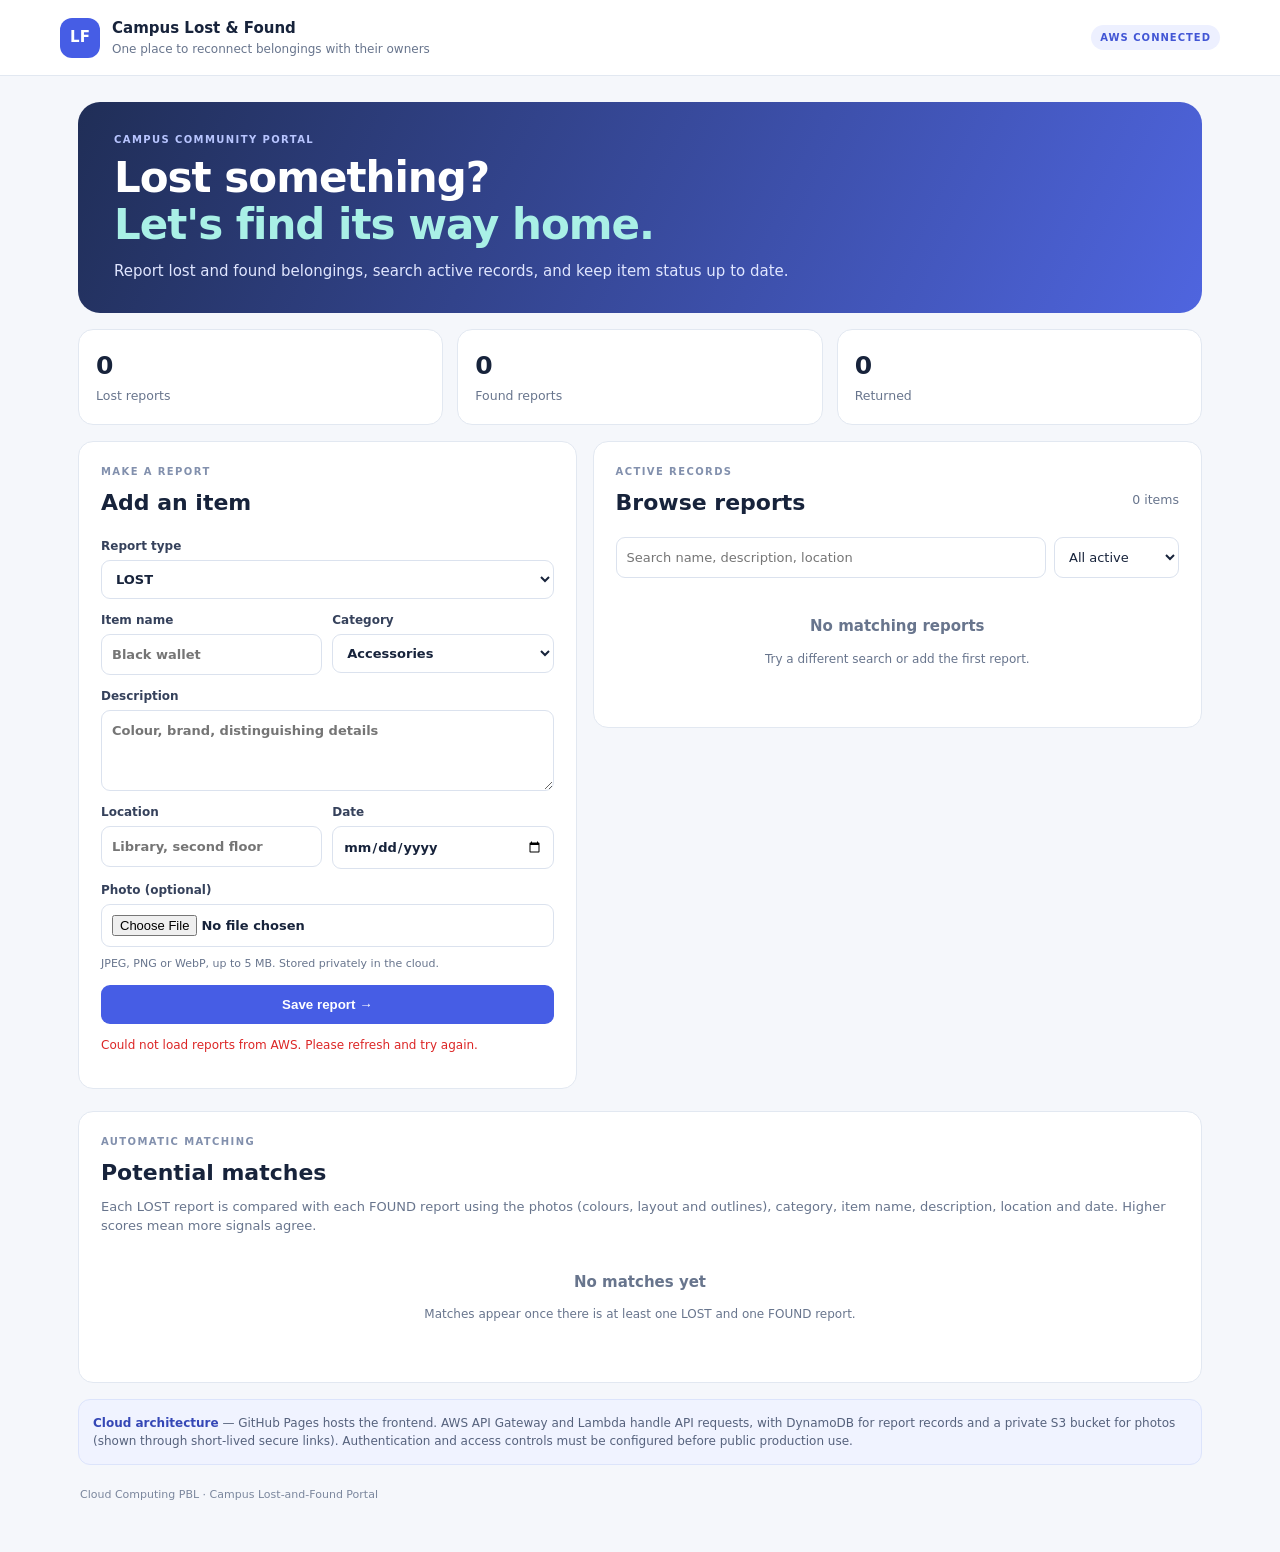
<file: index.html>
<!doctype html>
<html lang="en">
<head>
  <meta charset="utf-8">
  <meta name="viewport" content="width=device-width, initial-scale=1">
  <title>Campus Lost & Found</title>
  <link rel="stylesheet" href="styles.css">
</head>
<body>
<header>
  <div class="logo">LF</div>
  <div>
    <b>Campus Lost & Found</b>
    <small>One place to reconnect belongings with their owners</small>
  </div>
  <span class="pill">AWS CONNECTED</span>
</header>

<main>
  <section class="hero">
    <p class="eyebrow">CAMPUS COMMUNITY PORTAL</p>
    <h1>Lost something?<br><span>Let's find its way home.</span></h1>
    <p>Report lost and found belongings, search active records, and keep item status up to date.</p>
  </section>

  <section class="stats">
    <div><b id="lostCount">0</b><small>Lost reports</small></div>
    <div><b id="foundCount">0</b><small>Found reports</small></div>
    <div><b id="returnedCount">0</b><small>Returned</small></div>
  </section>

  <div class="layout">
    <section class="panel">
      <p class="eyebrow">MAKE A REPORT</p>
      <h2>Add an item</h2>
      <form id="itemForm">
        <label>Report type
          <select id="type">
            <option>LOST</option>
            <option>FOUND</option>
          </select>
        </label>

        <div class="two">
          <label>Item name
            <input id="name" required maxlength="80" placeholder="Black wallet">
          </label>
          <label>Category
            <select id="category">
              <option>Accessories</option>
              <option>Electronics</option>
              <option>Books & stationery</option>
              <option>Bags</option>
              <option>Clothing</option>
              <option>Keys & cards</option>
              <option>Other</option>
            </select>
          </label>
        </div>

        <label>Description
          <textarea id="description" required maxlength="500" rows="3" placeholder="Colour, brand, distinguishing details"></textarea>
        </label>

        <div class="two">
          <label>Location
            <input id="location" required maxlength="120" placeholder="Library, second floor">
          </label>
          <label>Date
            <input id="date" type="date" required>
          </label>
        </div>

        <label>Photo (optional)
          <input id="photo" type="file" accept="image/png,image/jpeg,image/webp">
        </label>
        <small class="hint">JPEG, PNG or WebP, up to 5 MB. Stored privately in the cloud.</small>
        <button class="primary" type="submit">Save report →</button>
        <p id="message" role="status"></p>
      </form>
    </section>

    <section class="panel">
      <div class="heading">
        <div>
          <p class="eyebrow">ACTIVE RECORDS</p>
          <h2>Browse reports</h2>
        </div>
        <small id="count">0 items</small>
      </div>

      <div class="filters">
        <input id="search" type="search" placeholder="Search name, description, location">
        <select id="filter">
          <option value="ALL">All active</option>
          <option>LOST</option>
          <option>FOUND</option>
          <option>RETURNED</option>
        </select>
      </div>

      <div id="records"></div>
      <div id="empty" class="empty">
        <b>No matching reports</b>
        <p>Try a different search or add the first report.</p>
      </div>
    </section>
  </div>

  <section class="panel matches-panel" id="matchesSection">
    <p class="eyebrow">AUTOMATIC MATCHING</p>
    <h2>Potential matches</h2>
    <p class="matches-intro">Each LOST report is compared with each FOUND report using the photos (colours,
      layout and outlines), category, item name, description, location and date. Higher scores mean more signals agree.</p>
    <div id="matches"></div>
    <div id="noMatches" class="empty">
      <b>No matches yet</b>
      <p>Matches appear once there is at least one LOST and one FOUND report.</p>
    </div>
  </section>

  <aside>
    <b>Cloud architecture</b> — GitHub Pages hosts the frontend. AWS API Gateway and Lambda handle API requests, with DynamoDB for report records and a private S3 bucket for photos (shown through short-lived secure links). Authentication and access controls must be configured before public production use.
  </aside>

  <footer>Cloud Computing PBL · Campus Lost-and-Found Portal</footer>
</main>

<dialog id="dialog">
  <button id="close" class="close">×</button>
  <div id="detail"></div>
</dialog>

<script src="app.js"></script>
</body>
</html>
</file>
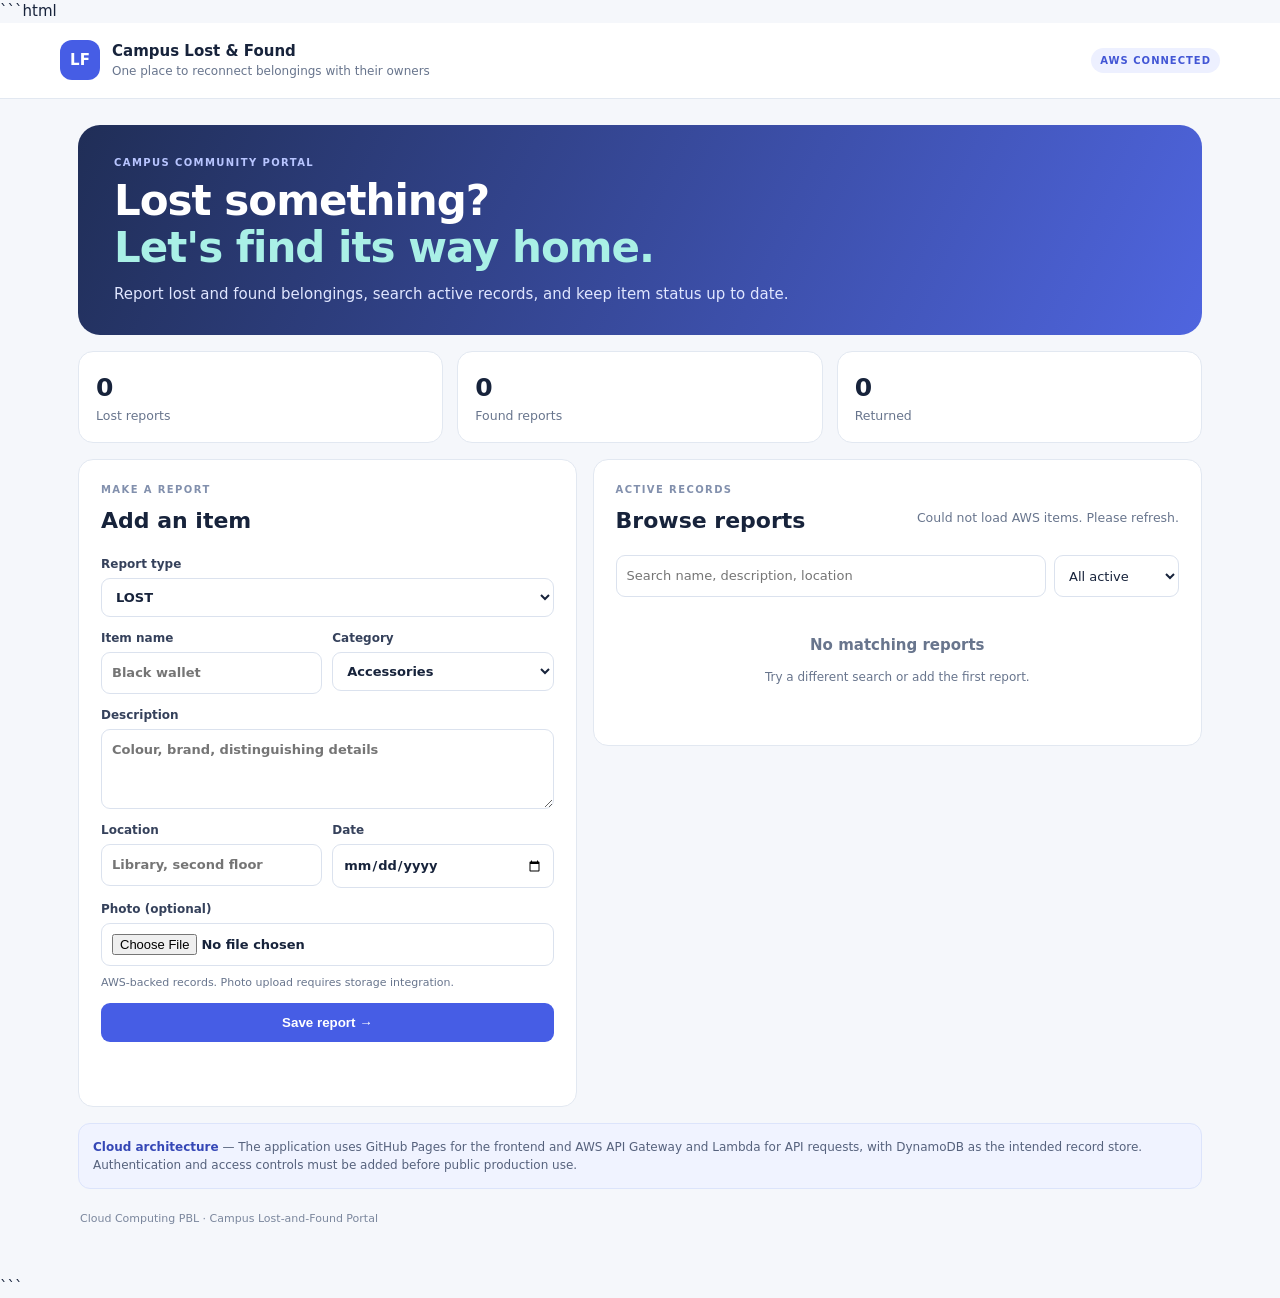
<file: frontend/index.html>
```html
<!doctype html>
<html lang="en">
<head>
  <meta charset="utf-8">
  <meta name="viewport" content="width=device-width, initial-scale=1">
  <title>Campus Lost & Found</title>
  <link rel="stylesheet" href="styles.css">
</head>
<body>
<header>
  <div class="logo">LF</div>
  <div>
    <b>Campus Lost & Found</b>
    <small>One place to reconnect belongings with their owners</small>
  </div>
  <span class="pill">AWS CONNECTED</span>
</header>

<main>
  <section class="hero">
    <p class="eyebrow">CAMPUS COMMUNITY PORTAL</p>
    <h1>Lost something?<br><span>Let's find its way home.</span></h1>
    <p>Report lost and found belongings, search active records, and keep item status up to date.</p>
  </section>

  <section class="stats">
    <div><b id="lostCount">0</b><small>Lost reports</small></div>
    <div><b id="foundCount">0</b><small>Found reports</small></div>
    <div><b id="returnedCount">0</b><small>Returned</small></div>
  </section>

  <div class="layout">
    <section class="panel">
      <p class="eyebrow">MAKE A REPORT</p>
      <h2>Add an item</h2>
      <form id="itemForm">
        <label>Report type
          <select id="type">
            <option>LOST</option>
            <option>FOUND</option>
          </select>
        </label>
        <div class="two">
          <label>Item name
            <input id="name" required maxlength="80" placeholder="Black wallet">
          </label>
          <label>Category
            <select id="category">
              <option>Accessories</option>
              <option>Electronics</option>
              <option>Books & stationery</option>
              <option>Bags</option>
              <option>Clothing</option>
              <option>Keys & cards</option>
              <option>Other</option>
            </select>
          </label>
        </div>
        <label>Description
          <textarea id="description" required maxlength="500" rows="3" placeholder="Colour, brand, distinguishing details"></textarea>
        </label>
        <div class="two">
          <label>Location
            <input id="location" required maxlength="120" placeholder="Library, second floor">
          </label>
          <label>Date
            <input id="date" type="date" required>
          </label>
        </div>
        <label>Photo (optional)
          <input id="photo" type="file" accept="image/png,image/jpeg,image/webp">
        </label>
        <small class="hint">AWS-backed records. Photo upload requires storage integration.</small>
        <button class="primary" type="submit">Save report →</button>
        <p id="message" role="status"></p>
      </form>
    </section>

    <section class="panel">
      <div class="heading">
        <div>
          <p class="eyebrow">ACTIVE RECORDS</p>
          <h2>Browse reports</h2>
        </div>
        <small id="count">0 items</small>
      </div>
      <div class="filters">
        <input id="search" type="search" placeholder="Search name, description, location">
        <select id="filter">
          <option value="ALL">All active</option>
          <option>LOST</option>
          <option>FOUND</option>
        </select>
      </div>
      <div id="records"></div>
      <div id="empty" class="empty">
        <b>No matching reports</b>
        <p>Try a different search or add the first report.</p>
      </div>
    </section>
  </div>

  <aside>
    <b>Cloud architecture</b> — The application uses GitHub Pages for the frontend and AWS API Gateway and Lambda for API requests, with DynamoDB as the intended record store. Authentication and access controls must be added before public production use.
  </aside>

  <footer>Cloud Computing PBL · Campus Lost-and-Found Portal</footer>
</main>

<dialog id="dialog">
  <button id="close" class="close">×</button>
  <div id="detail"></div>
</dialog>
<script src="app.js"></script>
</body>
</html>
```
</file>
<file: styles.css>
:root{--ink:#17233b;--muted:#68758d;--line:#e2e8f1;--bg:#f5f7fb;--blue:#465de5;--teal:#087e70}*{box-sizing:border-box}body{margin:0;background:var(--bg);color:var(--ink);font:15px/1.5 Inter,system-ui,Arial}header{height:76px;background:#fff;border-bottom:1px solid var(--line);display:flex;align-items:center;gap:12px;padding:0 max(18px,calc((100vw - 1160px)/2));position:sticky;top:0}header small{display:block;color:var(--muted);font-size:12px}.logo{width:40px;height:40px;border-radius:12px;background:var(--blue);color:#fff;display:grid;place-items:center;font-weight:900}.pill{margin-left:auto;background:#edf0ff;color:#4256d5;padding:5px 9px;border-radius:30px;font-size:10px;font-weight:800;letter-spacing:.1em}main{max-width:1160px;margin:auto;padding:26px 18px}.hero{padding:30px 36px;border-radius:22px;background:linear-gradient(115deg,#202e57,#4f65df);color:white}.eyebrow{font-size:10px;letter-spacing:.14em;font-weight:800;color:#8290ad;margin:0 0 7px}.hero .eyebrow{color:#b8c5ff}.hero h1{font-size:clamp(28px,4vw,42px);line-height:1.12;margin:0 0 12px;letter-spacing:-1px}.hero h1 span{color:#a9f0e6}.hero p:last-child{color:#e0e6ff;margin:0}.stats{display:grid;grid-template-columns:repeat(3,1fr);gap:14px;margin:16px 0}.stats div,.panel{background:white;border:1px solid var(--line);border-radius:15px;padding:17px}.stats b{display:block;font-size:25px}.stats small{color:var(--muted)}.layout{display:grid;grid-template-columns:.9fr 1.1fr;gap:16px;align-items:start}.panel{padding:22px}.panel h2{margin:0 0 18px;font-size:22px}.heading{display:flex;justify-content:space-between;align-items:center}.heading small{color:var(--muted)}label{display:block;font-size:12px;font-weight:700;color:#35415b;margin-bottom:12px}input,select,textarea{display:block;width:100%;margin-top:5px;padding:10px;border:1px solid #dbe2ee;border-radius:9px;font:inherit;font-size:13px;background:#fff;color:var(--ink)}.two{display:grid;grid-template-columns:1fr 1fr;gap:10px}.hint{display:block;color:var(--muted);font-size:11px;margin:-3px 0 12px}.primary{width:100%;border:0;border-radius:9px;padding:12px;background:var(--blue);color:white;font-weight:800;cursor:pointer}#message{font-size:12px;color:var(--teal);min-height:15px}.filters{display:grid;grid-template-columns:1fr 125px;gap:8px;margin-bottom:12px}.filters input,.filters select{margin:0}#records{display:grid;gap:9px}.item{display:grid;grid-template-columns:70px 1fr;gap:12px;border:1px solid var(--line);border-radius:12px;padding:10px;cursor:pointer}.photo{width:70px;height:70px;border-radius:9px;background:#eef1fa;display:grid;place-items:center;overflow:hidden;color:#8490ac}.photo img{width:100%;height:100%;object-fit:cover}.item b{font-size:14px}.badge{font-size:9px;font-weight:900;padding:3px 6px;border-radius:5px;background:#fff1e8;color:#bd5b20;margin-left:5px}.badge.FOUND{background:#e4faf5;color:#087e70}.meta{font-size:11px;color:var(--muted);margin-top:4px}.desc{font-size:12px;color:#45516a;margin-top:3px}.empty{text-align:center;padding:25px;color:var(--muted)}.empty p{font-size:12px}aside{margin-top:16px;background:#f0f3ff;border:1px solid #dce4fb;border-radius:12px;padding:14px;font-size:12px;color:#56627d}aside b{color:#3547b6}footer{display:flex;justify-content:space-between;align-items:center;color:#7b879d;font-size:11px;padding:22px 2px}footer button{border:0;background:none;color:#5968c9;cursor:pointer;font:inherit}dialog{border:0;border-radius:16px;max-width:540px;width:90%;padding:24px;box-shadow:0 20px 80px #101a3344}dialog::backdrop{background:#10182c99}.close{float:right;border:0;border-radius:50%;font-size:20px;cursor:pointer}dialog img{max-width:100%;max-height:250px;object-fit:contain;display:block;margin:12px auto}dialog button.action{padding:10px;border:1px solid var(--line);background:white;border-radius:8px;margin:8px 5px 0 0;cursor:pointer}@media(max-width:800px){.layout{grid-template-columns:1fr}}@media(max-width:500px){.two,.filters{grid-template-columns:1fr}.hero{padding:25px 22px}main{padding:15px 10px}.panel{padding:16px}}

/* Compatibility variables and styles for the new report/matching UI */
:root{--border:var(--line);--found:var(--teal);--primary-dark:var(--blue)}
.item-card{padding:16px;border:1px solid var(--line);border-radius:14px;background:#fff;overflow-wrap:anywhere}
.item-card h3{font-size:16px;margin:10px 0 6px}
.item-card p{font-size:13px;color:#45516a;margin:5px 0}
.item-status{display:inline-block;font-size:10px;font-weight:900;letter-spacing:.04em;padding:4px 8px;border-radius:6px;background:#fff1e8;color:#bd5b20}
.item-status.found{background:#e4faf5;color:var(--teal)}
.item-date{font-size:11px!important;color:var(--muted)!important}
.item-photo{display:block;width:100%;max-height:220px;margin:12px 0 4px;object-fit:cover;border:1px solid var(--line);border-radius:12px;background:#f0f2f8}
.photo-missing{display:grid;place-items:center;width:100%;height:90px;margin:12px 0 4px;border:1px dashed #dce2ef;border-radius:12px;background:#f7f8fc;color:#a0a8ba;font-size:12px}
.matches-panel{margin-top:22px}
.matches-intro{margin:-10px 0 20px;color:var(--muted);font-size:13px}
#matches{display:grid;gap:16px}
.match-card{padding:20px;border:1px solid var(--line);border-radius:16px;background:#fff}
.match-head{display:flex;align-items:center;justify-content:space-between;gap:12px;margin-bottom:14px}
.score-badge{padding:7px 14px;border-radius:999px;background:#f0f2ff;color:var(--blue);font-size:13px;font-weight:800}
.btn-secondary{padding:9px 14px;border:1px solid #dfe4ff;border-radius:10px;background:#fff;color:var(--blue);font-size:13px;font-weight:700;cursor:pointer}
.btn-secondary:hover{background:#f0f2ff}
.match-grid{display:grid;grid-template-columns:repeat(2,minmax(0,1fr));gap:14px}
.match-side{min-width:0;padding:14px;border:1px solid var(--line);border-radius:14px;background:#fbfcff;overflow-wrap:anywhere}
.match-side h4{margin:10px 0 6px;font-size:15px;overflow-wrap:anywhere}
.match-side p{margin:4px 0;color:#65718b;font-size:12.5px;overflow-wrap:anywhere}
.match-photo{height:150px;max-height:150px}
.match-why{margin:14px 0 0;color:#65718b;font-size:13px}
#detail h3{margin:0 0 14px;font-size:20px}
#detail p{font-size:13.5px;overflow-wrap:anywhere}
#detail .note{color:var(--muted);font-size:12px}
.score-table{width:100%;margin:14px 0;border-collapse:collapse;font-size:13px}
.score-table th,.score-table td{padding:7px 10px;border-bottom:1px solid var(--line);text-align:left}
.score-table td:last-child,.score-table th:last-child{text-align:right}
dialog{max-height:90vh;overflow-y:auto}
@media(max-width:560px){.match-grid{grid-template-columns:1fr}.match-head{flex-direction:column;align-items:flex-start}}
</file>
<file: frontend/styles.css>
:root{--ink:#17233b;--muted:#68758d;--line:#e2e8f1;--bg:#f5f7fb;--blue:#465de5;--teal:#087e70}*{box-sizing:border-box}body{margin:0;background:var(--bg);color:var(--ink);font:15px/1.5 Inter,system-ui,Arial}header{height:76px;background:#fff;border-bottom:1px solid var(--line);display:flex;align-items:center;gap:12px;padding:0 max(18px,calc((100vw - 1160px)/2));position:sticky;top:0}header small{display:block;color:var(--muted);font-size:12px}.logo{width:40px;height:40px;border-radius:12px;background:var(--blue);color:#fff;display:grid;place-items:center;font-weight:900}.pill{margin-left:auto;background:#edf0ff;color:#4256d5;padding:5px 9px;border-radius:30px;font-size:10px;font-weight:800;letter-spacing:.1em}main{max-width:1160px;margin:auto;padding:26px 18px}.hero{padding:30px 36px;border-radius:22px;background:linear-gradient(115deg,#202e57,#4f65df);color:white}.eyebrow{font-size:10px;letter-spacing:.14em;font-weight:800;color:#8290ad;margin:0 0 7px}.hero .eyebrow{color:#b8c5ff}.hero h1{font-size:clamp(28px,4vw,42px);line-height:1.12;margin:0 0 12px;letter-spacing:-1px}.hero h1 span{color:#a9f0e6}.hero p:last-child{color:#e0e6ff;margin:0}.stats{display:grid;grid-template-columns:repeat(3,1fr);gap:14px;margin:16px 0}.stats div,.panel{background:white;border:1px solid var(--line);border-radius:15px;padding:17px}.stats b{display:block;font-size:25px}.stats small{color:var(--muted)}.layout{display:grid;grid-template-columns:.9fr 1.1fr;gap:16px;align-items:start}.panel{padding:22px}.panel h2{margin:0 0 18px;font-size:22px}.heading{display:flex;justify-content:space-between;align-items:center}.heading small{color:var(--muted)}label{display:block;font-size:12px;font-weight:700;color:#35415b;margin-bottom:12px}input,select,textarea{display:block;width:100%;margin-top:5px;padding:10px;border:1px solid #dbe2ee;border-radius:9px;font:inherit;font-size:13px;background:#fff;color:var(--ink)}.two{display:grid;grid-template-columns:1fr 1fr;gap:10px}.hint{display:block;color:var(--muted);font-size:11px;margin:-3px 0 12px}.primary{width:100%;border:0;border-radius:9px;padding:12px;background:var(--blue);color:white;font-weight:800;cursor:pointer}#message{font-size:12px;color:var(--teal);min-height:15px}.filters{display:grid;grid-template-columns:1fr 125px;gap:8px;margin-bottom:12px}.filters input,.filters select{margin:0}#records{display:grid;gap:9px}.item{display:grid;grid-template-columns:70px 1fr;gap:12px;border:1px solid var(--line);border-radius:12px;padding:10px;cursor:pointer}.photo{width:70px;height:70px;border-radius:9px;background:#eef1fa;display:grid;place-items:center;overflow:hidden;color:#8490ac}.photo img{width:100%;height:100%;object-fit:cover}.item b{font-size:14px}.badge{font-size:9px;font-weight:900;padding:3px 6px;border-radius:5px;background:#fff1e8;color:#bd5b20;margin-left:5px}.badge.FOUND{background:#e4faf5;color:#087e70}.meta{font-size:11px;color:var(--muted);margin-top:4px}.desc{font-size:12px;color:#45516a;margin-top:3px}.empty{text-align:center;padding:25px;color:var(--muted)}.empty p{font-size:12px}aside{margin-top:16px;background:#f0f3ff;border:1px solid #dce4fb;border-radius:12px;padding:14px;font-size:12px;color:#56627d}aside b{color:#3547b6}footer{display:flex;justify-content:space-between;align-items:center;color:#7b879d;font-size:11px;padding:22px 2px}footer button{border:0;background:none;color:#5968c9;cursor:pointer;font:inherit}dialog{border:0;border-radius:16px;max-width:540px;width:90%;padding:24px;box-shadow:0 20px 80px #101a3344}dialog::backdrop{background:#10182c99}.close{float:right;border:0;border-radius:50%;font-size:20px;cursor:pointer}dialog img{max-width:100%;max-height:250px;object-fit:contain;display:block;margin:12px auto}dialog button.action{padding:10px;border:1px solid var(--line);background:white;border-radius:8px;margin:8px 5px 0 0;cursor:pointer}@media(max-width:800px){.layout{grid-template-columns:1fr}}@media(max-width:500px){.two,.filters{grid-template-columns:1fr}.hero{padding:25px 22px}main{padding:15px 10px}.panel{padding:16px}}
</file>
